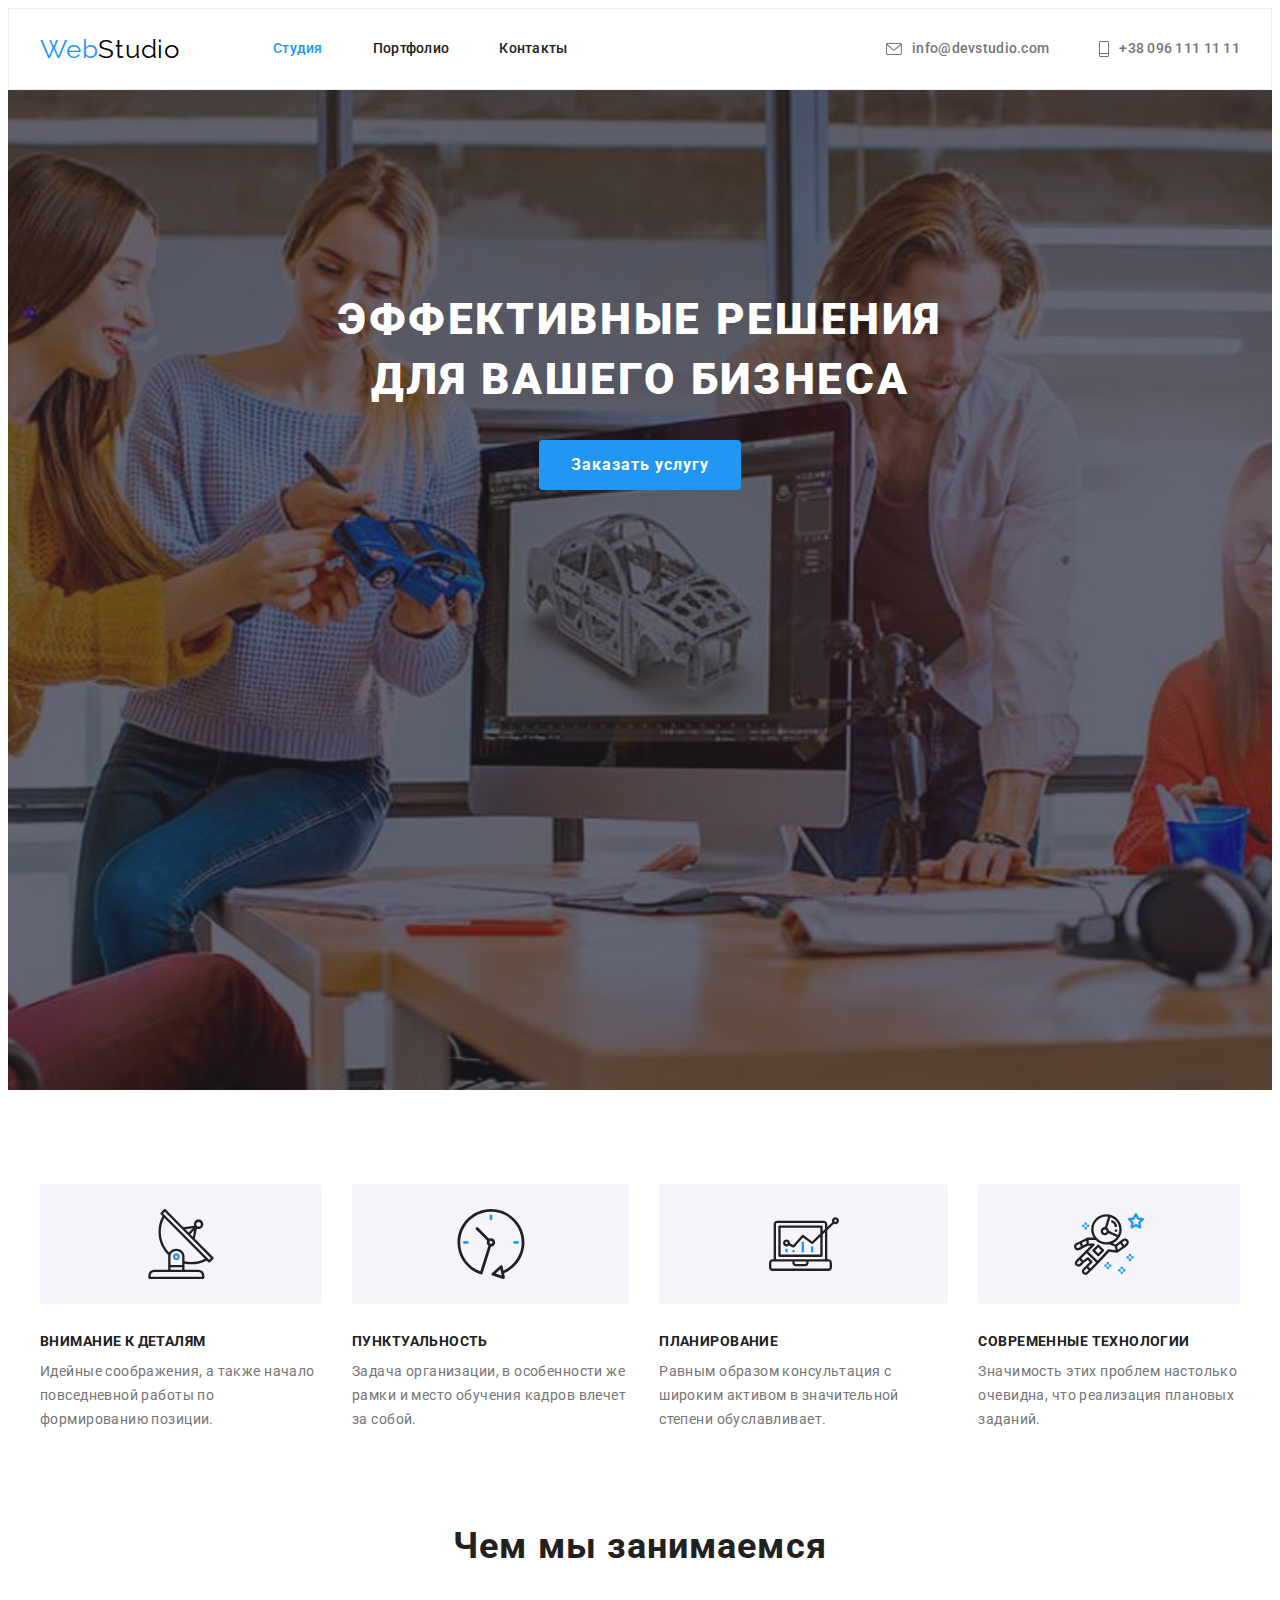
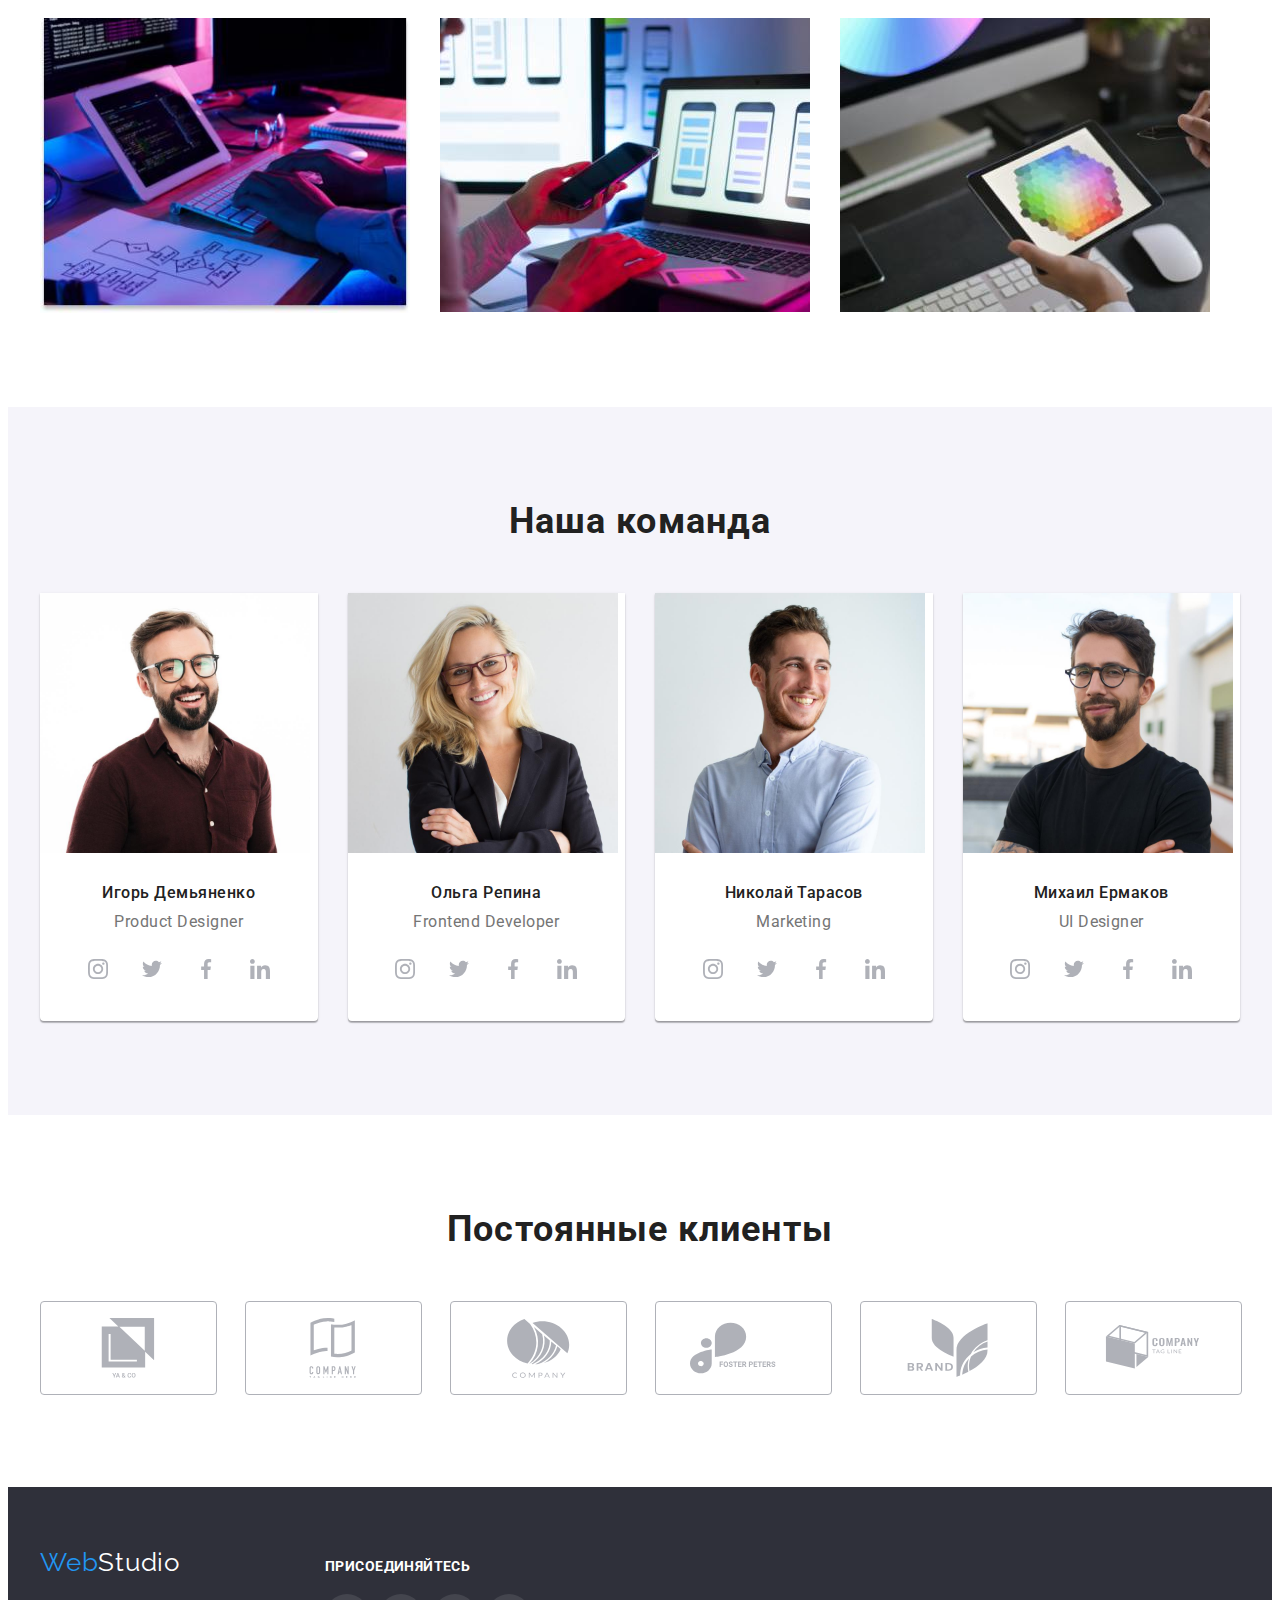
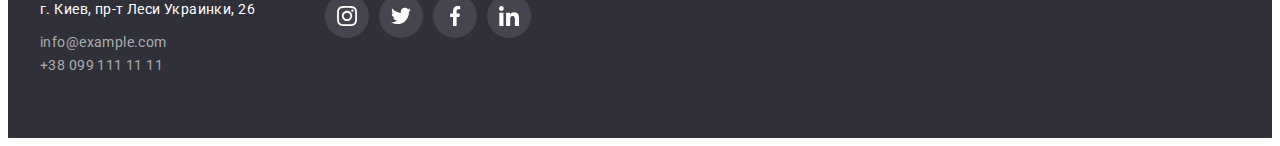
<file: index.html>
<!DOCTYPE html>
<html lang="ru">
  <head>
    <meta charset="UTF-8" />
    <meta http-equiv="X-UA-Compatible" content="IE=edge" />
    <meta name="viewport" content="width=device-width, initial-scale=1.0" />
    <title>WebStudio</title>
    <link rel="preconnect" href="https://fonts.googleapis.com" />
    <link rel="preconnect" href="https://fonts.gstatic.com" crossorigin />
    <link
      href="https://fonts.googleapis.com/css2?family=Raleway:wght@700&family=Roboto:wght@400;500;700;900&display=swap"
      rel="stylesheet"
    />
    <link
      rel="stylesheet"
      href="https://cdnjs.cloudflare.com/ajax/libs/modern-normalize/1.1.0/modern-normalize.min.css"
      integrity="sha512-wpPYUAdjBVSE4KJnH1VR1HeZfpl1ub8YT/NKx4PuQ5NmX2tKuGu6U/JRp5y+Y8XG2tV+wKQpNHVUX03MfMFn9Q=="
      crossorigin="anonymous"
      referrerpolicy="no-referrer"
    />
    <link rel="stylesheet" href="./css/styles.css" />
  </head>
  <body class="page">
    <!--Шапка сайта-->
    <header class="page-header">
      <div class="container box-header">
        <nav class="header-nav">
          <a href="./" lang="en" class="logo link header-logo-link"
            >Web<span class="logo-header">Studio</span></a
          >
          <ul class="header-nav-list list">
            <li class="header-nav-item">
              <a href="" class="header-nav-link link current-link">Студия</a>
            </li>
            <li class="header-nav-item">
              <a href="./portfolio.html" class="header-nav-link link"
                >Портфолио</a
              >
            </li>
            <li class="header-nav-item">
              <a href="" class="header-nav-link link">Контакты</a>
            </li>
          </ul>
        </nav>
        <ul class="header-contacts list">
          <li class="item">
            <a
              href="mailto:info@devstudio.com"
              class="header-contacts-mail link"
              ><svg class="icon-contacts" width="16" height="12">
                <use href="./images/sprite.svg#icon-mail"></use>
              </svg>
              info@devstudio.com</a
            >
          </li>
          <li class="item">
            <a href="tel:+380961111111" class="header-contacts-tel link"
              ><svg class="icon-contacts" width="10" height="16">
                <use href="./images/sprite.svg#icon-tel"></use>
              </svg>
              +38 096 111 11 11</a
            >
          </li>
        </ul>
      </div>
    </header>
    <main>
      <!--Блок-герой-->
      <section class="hero overlay">
        <div class="container">
          <h1 class="hero-title">Эффективные решения для вашего бизнеса</h1>
          <button type="button" class="hero-btn">Заказать услугу</button>
        </div>
      </section>
      <!--Преимущества-->
      <section class="benefits section">
        <div class="container">
          <h2 class="benefits-title">Наши преимущества</h2>
          <ul class="benefits-list list">
            <li class="benefits-item">
              <div class="benefit-icon-box">
                <svg class="benefit-icon">
                  <use href="./images/sprite.svg#icon-antenna"></use>
                </svg>
              </div>
              <h3 class="benefits-topic">Внимание к деталям</h3>
              <p class="benefits-text">
                Идейные соображения, а также начало повседневной работы по
                формированию позиции.
              </p>
            </li>
            <li class="benefits-item">
              <div class="benefit-icon-box">
                <svg class="benefit-icon">
                  <use href="./images/sprite.svg#icon-clock"></use>
                </svg>
              </div>
              <h3 class="benefits-topic">Пунктуальность</h3>
              <p class="benefits-text">
                Задача организации, в особенности же рамки и место обучения
                кадров влечет за собой.
              </p>
            </li>
            <li class="benefits-item">
              <div class="benefit-icon-box">
                <svg class="benefit-icon">
                  <use href="./images/sprite.svg#icon-diagram"></use>
                </svg>
              </div>
              <h3 class="benefits-topic">Планирование</h3>
              <p class="benefits-text">
                Равным образом консультация с широким активом в значительной
                степени обуславливает.
              </p>
            </li>
            <li class="benefits-item">
              <div class="benefit-icon-box">
                <svg class="benefit-icon">
                  <use href="./images/sprite.svg#icon-astronaut"></use>
                </svg>
              </div>
              <h3 class="benefits-topic">Современные технологии</h3>
              <p class="benefits-text">
                Значимость этих проблем настолько очевидна, что реализация
                плановых заданий.
              </p>
            </li>
          </ul>
        </div>
      </section>
      <!--Чем занимаемся-->
      <section class="work section">
        <div class="container">
          <h2 class="work-title">Чем мы занимаемся</h2>
          <ul class="list work-list">
            <li class="work-item">
              <img
                src="./images/image1.jpg"
                alt="Программирование"
                width="370"
                height="294"
              />
            </li>
            <li>
              <img
                src="./images/imge2.jpg"
                alt="Разработка мобильных приложений"
                width="370"
                height="294"
              />
            </li>
            <li>
              <img
                src="./images/imge3.jpg"
                alt="Веб-дизайн"
                width="370"
                height="294"
              />
            </li>
          </ul>
        </div>
      </section>
      <!--Наша команда-->
      <section class="team section">
        <div class="container">
          <h2 class="team-title">Наша команда</h2>
          <ul class="list team-list">
            <li class="team-item">
              <img
                class="team-photo"
                src="./images/Photo1.jpg"
                alt="Фото Игорь Демьянненко"
                width="270"
                height="260"
              />
              <div class="team-description">
                <h3 class="team-member">Игорь Демьяненко</h3>
                <p lang="en" class="team-position">Product Designer</p>
                <ul class="list soc-net-list">
                  <li class="soc-net-item">
                    <a href="" class="soc-net-link link">
                      <svg class="team-icon" width="20" height="20">
                        <use href="./images/sprite.svg#icon-instagram"></use>
                      </svg>
                    </a>
                  </li>
                  <li class="soc-net-item">
                    <a href="" class="soc-net-link link"
                      ><svg class="team-icon" width="20" height="20">
                        <use href="./images/sprite.svg#icon-twitter"></use>
                      </svg>
                    </a>
                  </li>
                  <li class="soc-net-item">
                    <a href="" class="soc-net-link link"
                      ><svg class="team-icon" width="20" height="20">
                        <use href="./images/sprite.svg#icon-facebook"></use>
                      </svg>
                    </a>
                  </li>
                  <li class="soc-net-item">
                    <a href="" class="soc-net-link link"
                      ><svg class="team-icon" width="20" height="20">
                        <use href="./images/sprite.svg#icon-linkedin"></use>
                      </svg>
                    </a>
                  </li>
                </ul>
              </div>
            </li>
            <li class="team-item">
              <img
                class="team-photo"
                src="./images/Photo2.jpg"
                alt="Фото Ольга Репина"
                width="270"
                height="260"
              />
              <div class="team-description">
                <h3 class="team-member">Ольга Репина</h3>
                <p lang="en" class="team-position">Frontend Developer</p>
                <ul class="list soc-net-list">
                  <li class="soc-net-item">
                    <a href="" class="soc-net-link link"
                      ><svg class="team-icon" width="20" height="20">
                        <use href="./images/sprite.svg#icon-instagram"></use>
                      </svg>
                    </a>
                  </li>
                  <li class="soc-net-item">
                    <a href="" class="soc-net-link link"
                      ><svg class="team-icon" width="20" height="20">
                        <use href="./images/sprite.svg#icon-twitter"></use>
                      </svg>
                    </a>
                  </li>
                  <li class="soc-net-item">
                    <a href="" class="soc-net-link link"
                      ><svg class="team-icon" width="20" height="20">
                        <use href="./images/sprite.svg#icon-facebook"></use>
                      </svg>
                    </a>
                  </li>
                  <li class="soc-net-item">
                    <a href="" class="soc-net-link link"
                      ><svg class="team-icon" width="20" height="20">
                        <use href="./images/sprite.svg#icon-linkedin"></use>
                      </svg>
                    </a>
                  </li>
                </ul>
              </div>
            </li>
            <li class="team-item">
              <img
                class="team-photo"
                src="./images/Photo3.jpg"
                alt="Фото Николай Тарасов"
                width="270"
                height="260"
              />
              <div class="team-description">
                <h3 class="team-member">Николай Тарасов</h3>
                <p lang="en" class="team-position">Marketing</p>
                <ul class="list soc-net-list">
                  <li class="soc-net-item">
                    <a href="" class="soc-net-link link"
                      ><svg class="team-icon" width="20" height="20">
                        <use href="./images/sprite.svg#icon-instagram"></use>
                      </svg>
                    </a>
                  </li>
                  <li class="soc-net-item">
                    <a href="" class="soc-net-link link"
                      ><svg class="team-icon" width="20" height="20">
                        <use href="./images/sprite.svg#icon-twitter"></use>
                      </svg>
                    </a>
                  </li>
                  <li class="soc-net-item">
                    <a href="" class="soc-net-link link"
                      ><svg class="team-icon" width="20" height="20">
                        <use href="./images/sprite.svg#icon-facebook"></use>
                      </svg>
                    </a>
                  </li>
                  <li class="soc-net-item">
                    <a href="" class="soc-net-link link"
                      ><svg class="team-icon" width="20" height="20">
                        <use href="./images/sprite.svg#icon-linkedin"></use>
                      </svg>
                    </a>
                  </li>
                </ul>
              </div>
            </li>
            <li class="team-item">
              <img
                class="team-photo"
                src="./images/Photo4.jpg"
                alt="Фото Михаил Ермаков"
                width="270"
                height="260"
              />
              <div class="team-description">
                <h3 class="team-member">Михаил Ермаков</h3>
                <p lang="en" class="team-position">UI Designer</p>
                <ul class="list soc-net-list">
                  <li class="soc-net-item">
                    <a href="" class="soc-net-link link"
                      ><svg class="team-icon" width="20" height="20">
                        <use href="./images/sprite.svg#icon-instagram"></use>
                      </svg>
                    </a>
                  </li>
                  <li class="soc-net-item">
                    <a href="" class="soc-net-link link"
                      ><svg class="team-icon" width="20" height="20">
                        <use href="./images/sprite.svg#icon-twitter"></use>
                      </svg>
                    </a>
                  </li>
                  <li class="soc-net-item">
                    <a href="" class="soc-net-link link"
                      ><svg class="team-icon" width="20" height="20">
                        <use href="./images/sprite.svg#icon-facebook"></use>
                      </svg>
                    </a>
                  </li>
                  <li class="soc-net-item">
                    <a href="" class="soc-net-link link"
                      ><svg class="team-icon" width="20" height="20">
                        <use href="./images/sprite.svg#icon-linkedin"></use>
                      </svg>
                    </a>
                  </li>
                </ul>
              </div>
            </li>
          </ul>
        </div>
      </section>
      <section class="clients section">
        <div class="container">
          <h2 class="clients-title">Постоянные клиенты</h2>
          <ul class="clients-list list">
            <li class="clients-item">
              <a href="" class="clients-link link"
                ><svg class="icon-company">
                  <use href="./images/sprite.svg#icon-company1"></use>
                </svg>
              </a>
            </li>
            <li class="clients-item">
              <a href="" class="clients-link link"
                ><svg class="icon-company">
                  <use href="./images/sprite.svg#icon-company2"></use>
                </svg>
              </a>
            </li>
            <li class="clients-item">
              <a href="" class="clients-link link"
                ><svg class="icon-company">
                  <use href="./images/sprite.svg#icon-company3"></use>
                </svg>
              </a>
            </li>
            <li class="clients-item">
              <a href="" class="clients-link link"
                ><svg class="icon-company">
                  <use href="./images/sprite.svg#icon-company4"></use>
                </svg>
              </a>
            </li>
            <li class="clients-item">
              <a href="" class="clients-link link"
                ><svg class="icon-company">
                  <use href="./images/sprite.svg#icon-company5"></use>
                </svg>
              </a>
            </li>
            <li class="clients-item">
              <a href="" class="clients-link link"
                ><svg class="icon-company">
                  <use href="./images/sprite.svg#icon-company6"></use>
                </svg>
              </a>
            </li>
          </ul>
        </div>
      </section>
    </main>
    <!--Футер-->
    <footer class="footer">
      <div class="container footer-box">
        <div class="footer-contacts-box">
          <div class="logo-footer-link">
            <a href="./" lang="en" class="logo link"
              >Web<span class="logo-footer">Studio</span></a
            >
          </div>
          <address class="footer-contacts">
            <p class="footer-text">г. Киев, пр-т Леси Украинки, 26</p>
            <ul class="footer-contacts-list list">
              <li class="footer-contacts-item">
                <a
                  href="mailto:info@example.com"
                  class="footer-contacts-mail link"
                  >info@example.com</a
                >
              </li>
              <li class="footer-contacts-item">
                <a href="tel:+380991111111" class="footer-contacts-tel link"
                  >+38 099 111 11 11</a
                >
              </li>
            </ul>
          </address>
        </div>
        <div class="join-box">
          <p class="join-text">Присоединяйтесь</p>
          <ul class="list join-list">
            <li class="join-item">
              <a href="" class="join-link link"
                ><svg class="join-icon" width="20" height="20">
                  <use href="./images/sprite.svg#icon-instagram"></use>
                </svg>
              </a>
            </li>
            <li class="join-item">
              <a href="" class="join-link link"
                ><svg class="join-icon" width="20" height="20">
                  <use href="./images/sprite.svg#icon-twitter"></use>
                </svg>
              </a>
            </li>
            <li class="join-item">
              <a href="" class="join-link link"
                ><svg class="join-icon" width="20" height="20">
                  <use href="./images/sprite.svg#icon-facebook"></use>
                </svg>
              </a>
            </li>
            <li class="join-item">
              <a href="" class="join-link link"
                ><svg class="join-icon" width="20" height="20">
                  <use href="./images/sprite.svg#icon-linkedin"></use>
                </svg>
              </a>
            </li>
          </ul>
        </div>
      </div>
    </footer>
  </body>
</html>
</file>
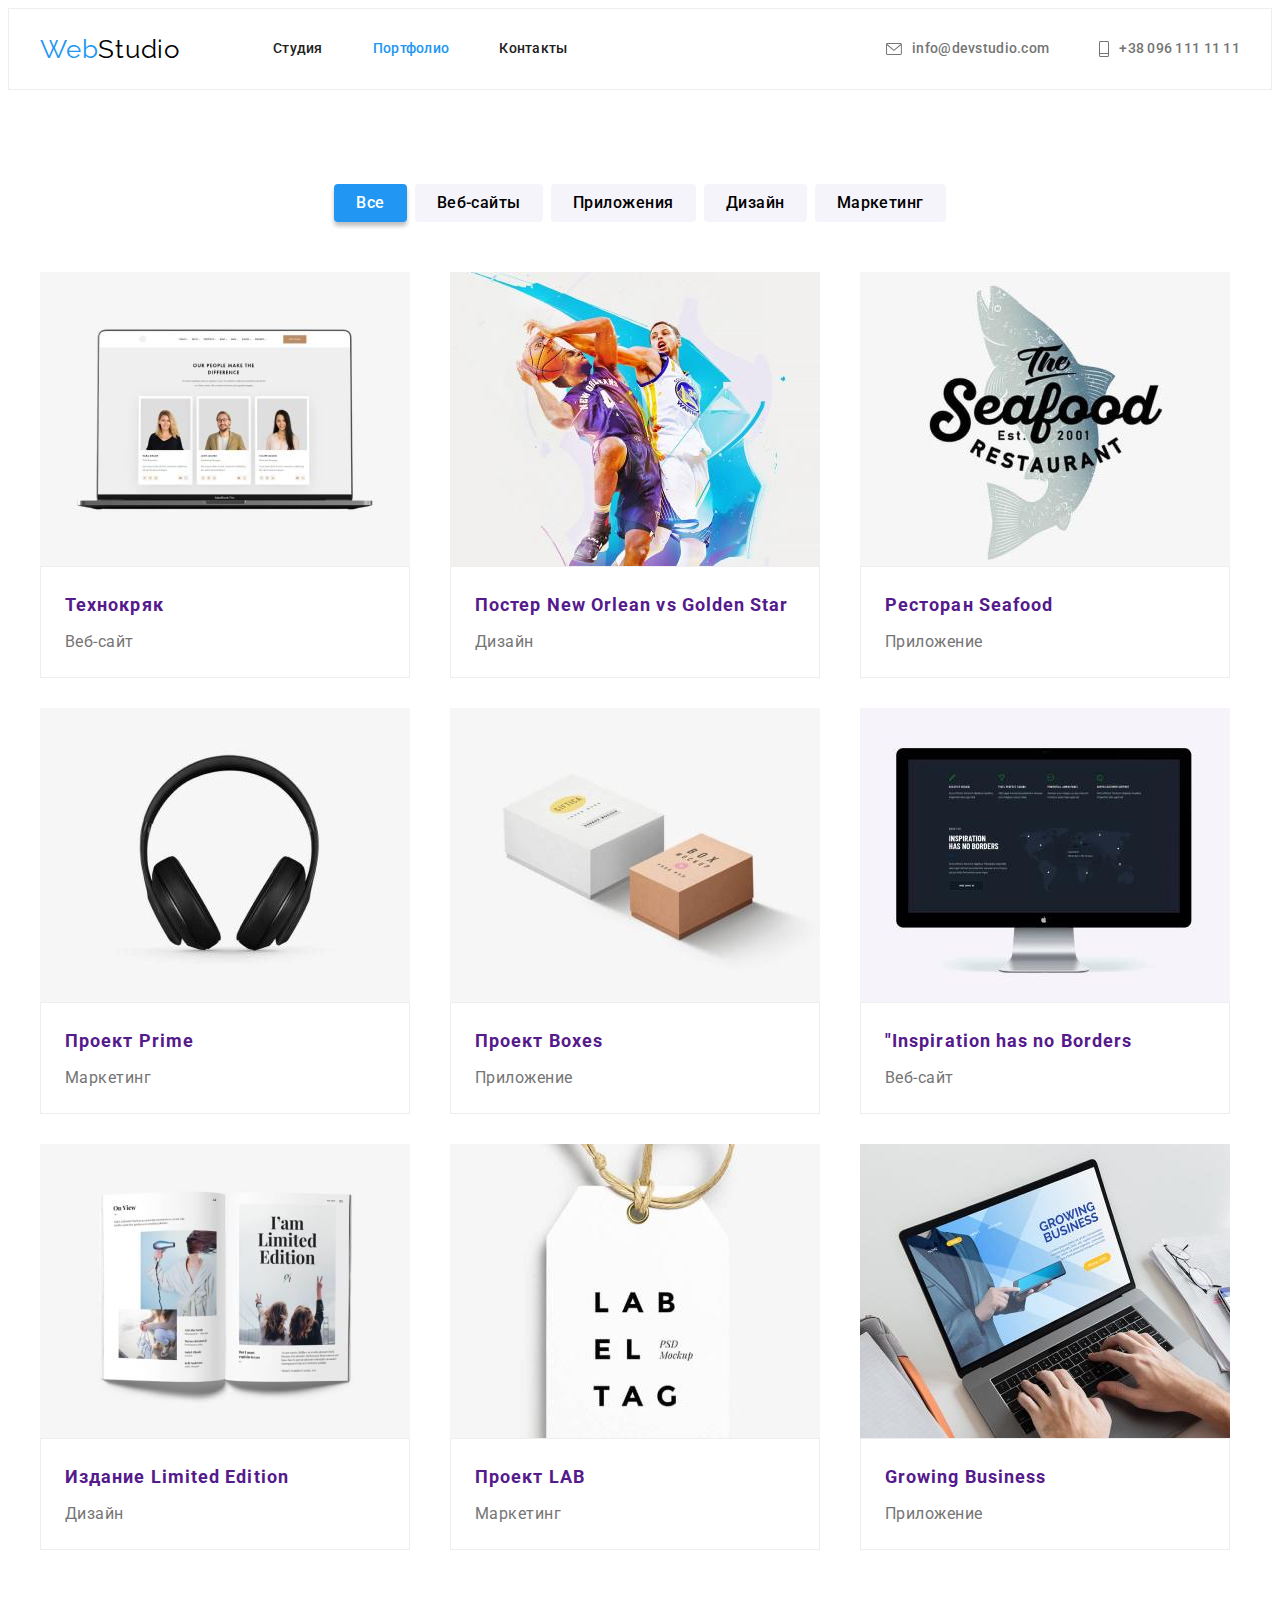
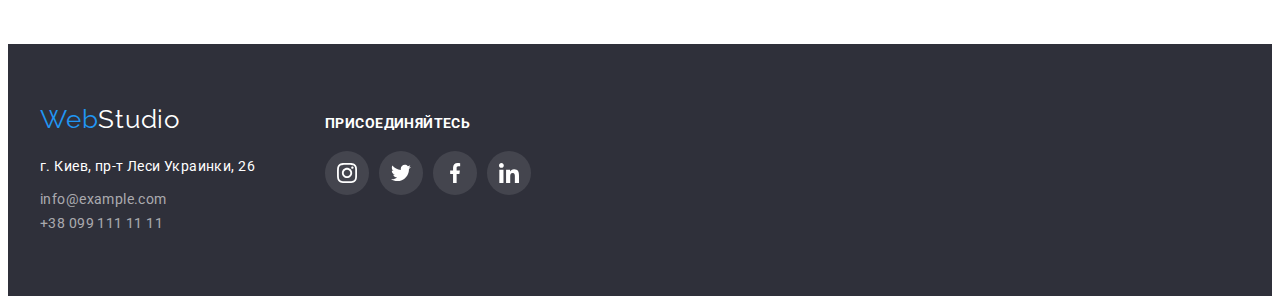
<file: portfolio.html>
<!DOCTYPE html>
<html lang="ru">
  <head>
    <meta charset="UTF-8" />
    <meta http-equiv="X-UA-Compatible" content="IE=edge" />
    <meta name="viewport" content="width=device-width, initial-scale=1.0" />
    <title>WebStudio</title>
    <link rel="preconnect" href="https://fonts.googleapis.com" />
    <link rel="preconnect" href="https://fonts.gstatic.com" crossorigin />
    <link
      href="https://fonts.googleapis.com/css2?family=Raleway:wght@700&family=Roboto:wght@400;500;700;900&display=swap"
      rel="stylesheet"
    />
    <link
      rel="stylesheet"
      href="https://cdnjs.cloudflare.com/ajax/libs/modern-normalize/1.1.0/modern-normalize.min.css"
      integrity="sha512-wpPYUAdjBVSE4KJnH1VR1HeZfpl1ub8YT/NKx4PuQ5NmX2tKuGu6U/JRp5y+Y8XG2tV+wKQpNHVUX03MfMFn9Q=="
      crossorigin="anonymous"
      referrerpolicy="no-referrer"
    />
    <link rel="stylesheet" href="./css/styles.css" />
  </head>
  <body class="page">
    <!--Шапка сайта-->
    <header class="page-header">
      <div class="container box-header">
        <nav class="header-nav">
          <a href="./" lang="en" class="logo link header-logo-link"
            >Web<span class="logo-header">Studio</span></a
          >
          <ul class="header-nav-list list">
            <li class="header-nav-item">
              <a href="./index.html" class="header-nav-link link">Студия</a>
            </li>
            <li class="header-nav-item">
              <a href="" class="header-nav-link link current-link">Портфолио</a>
            </li>
            <li class="header-nav-item">
              <a href="" class="header-nav-link link">Контакты</a>
            </li>
          </ul>
        </nav>
        <ul class="header-contacts list">
          <li class="item">
            <a
              href="mailto:info@devstudio.com"
              class="header-contacts-mail link"
              ><svg class="icon-contacts" width="16" height="12">
                <use href="./images/sprite.svg#icon-mail"></use>
              </svg>
              info@devstudio.com</a
            >
          </li>
          <li class="item">
            <a href="tel:+380961111111" class="header-contacts-tel link"
              ><svg class="icon-contacts" width="10" height="16">
                <use href="./images/sprite.svg#icon-tel"></use>
              </svg>
              +38 096 111 11 11</a
            >
          </li>
        </ul>
      </div>
    </header>
    <main>
      <section class="section">
        <div class="container">
          <h1 class="portfolio-title">Портфолио</h1>
          <ul class="portfolio-btn-list list">
            <li class="portfolio-btn-item">
              <button type="button" class="portfolio-btn current-portfolio-btn">
                Все
              </button>
            </li>
            <li class="portfolio-btn-item">
              <button type="button" class="portfolio-btn">Веб-сайты</button>
            </li>
            <li class="portfolio-btn-item">
              <button type="button" class="portfolio-btn">Приложения</button>
            </li>
            <li class="portfolio-btn-item">
              <button type="button" class="portfolio-btn">Дизайн</button>
            </li>
            <li class="portfolio-btn-item">
              <button type="button" class="portfolio-btn">Маркетинг</button>
            </li>
          </ul>
          <ul class="example-list list">
            <li class="example-item">
              <a href="" class="example-link link">
                <img
                  src="./images/technokrak.jpg"
                  class="portfolio-img"
                  alt="Ноутбук"
                  width="370"
                  height="294"
                />
                <div class="example-description">
                  <h2 class="example-title">Технокряк</h2>
                  <p class="example-text">Веб-сайт</p>
                </div>
              </a>
            </li>
            <li class="example-item">
              <a href="" class="example-link link">
                <img
                  src="./images/New-Orlean.jpg"
                  class="portfolio-img"
                  alt="Постер New Orlean vs Golden Star"
                  width="370"
                  height="294"
                />
                <div class="example-description">
                  <h2 class="example-title">
                    Постер <span lang="en">New Orlean vs Golden Star</span>
                  </h2>
                  <p class="example-text">Дизайн</p>
                </div>
              </a>
            </li>
            <li class="example-item">
              <a href="" class="example-link link">
                <img
                  src="./images/seafood.jpg"
                  class="portfolio-img"
                  alt="Логотип ресторана Seafood"
                  width="370"
                  height="294"
                />
                <div class="example-description">
                  <h2 class="example-title">
                    Ресторан <span lang="en">Seafood</span>
                  </h2>
                  <p class="example-text">Приложение</p>
                </div>
              </a>
            </li>
            <li class="example-item">
              <a href="" class="example-link link">
                <img
                  src="./images/prime.jpg"
                  class="portfolio-img"
                  alt="Гарнитура"
                  width="370"
                  height="294"
                />
                <div class="example-description">
                  <h2 class="example-title">
                    Проект <span lang="en">Prime</span>
                  </h2>
                  <p class="example-text">Маркетинг</p>
                </div>
              </a>
            </li>
            <li class="example-item">
              <a href="" class="example-link link">
                <img
                  src="./images/boxes.jpg"
                  class="portfolio-img"
                  alt="Изображение двух коробок"
                  width="370"
                  height="294"
                />
                <div class="example-description">
                  <h2 class="example-title">
                    Проект <span lang="en">Boxes</span>
                  </h2>
                  <p class="example-text">Приложение</p>
                </div>
              </a>
            </li>
            <li class="example-item">
              <a href="" class="example-link link">
                <img
                  src="./images/inspiration.jpg"
                  class="portfolio-img"
                  alt="Монитор"
                  width="370"
                  height="294"
                />
                <div class="example-description">
                  <h2 lang="en" class="example-title">
                    "Inspiration has no Borders
                  </h2>
                  <p class="example-text">Веб-сайт</p>
                </div>
              </a>
            </li>
            <li class="example-item">
              <a href="" class="example-link link">
                <img
                  src="./images/limited-edition.jpg"
                  class="portfolio-img"
                  alt="Журнал Limited Edition"
                  width="370"
                  height="294"
                />
                <div class="example-description">
                  <h2 class="example-title">
                    Издание <span lang="en">Limited Edition</span>
                  </h2>
                  <p class="example-text">Дизайн</p>
                </div>
              </a>
            </li>
            <li class="example-item">
              <a href="" class="example-link link">
                <img
                  src="./images/lab.jpg"
                  class="portfolio-img"
                  alt="Бирка LAB"
                  width="370"
                  height="294"
                />
                <div class="example-description">
                  <h2 class="example-title">
                    Проект <span lang="EN">LAB</span>
                  </h2>
                  <p class="example-text">Маркетинг</p>
                </div>
              </a>
            </li>
            <li class="example-item">
              <a href="" class="example-link link">
                <img
                  src="./images/growing-business.jpg"
                  class="portfolio-img"
                  alt="Работа за ноутбуком"
                  width="370"
                  height="294"
                />
                <div class="example-description">
                  <h2 lang="en" class="example-title">Growing Business</h2>
                  <p class="example-text">Приложение</p>
                </div>
              </a>
            </li>
          </ul>
        </div>
      </section>
    </main>
    <!--Футер-->
    <footer class="footer">
      <div class="container footer-box">
        <div class="footer-contacts-box">
          <div class="logo-footer-link">
            <a href="./" lang="en" class="logo link"
              >Web<span class="logo-footer">Studio</span></a
            >
          </div>
          <address class="footer-contacts">
            <p class="footer-text">г. Киев, пр-т Леси Украинки, 26</p>
            <ul class="footer-contacts-list list">
              <li class="footer-contacts-item">
                <a
                  href="mailto:info@example.com"
                  class="footer-contacts-mail link"
                  >info@example.com</a
                >
              </li>
              <li class="footer-contacts-item">
                <a href="tel:+380991111111" class="footer-contacts-tel link"
                  >+38 099 111 11 11</a
                >
              </li>
            </ul>
          </address>
        </div>
        <div class="join-box">
          <p class="join-text">Присоединяйтесь</p>
          <ul class="list join-list">
            <li class="join-item">
              <a href="" class="join-link link"
                ><svg class="join-icon" width="20" height="20">
                  <use href="./images/sprite.svg#icon-instagram"></use>
                </svg>
              </a>
            </li>
            <li class="join-item">
              <a href="" class="join-link link"
                ><svg class="join-icon" width="20" height="20">
                  <use href="./images/sprite.svg#icon-twitter"></use>
                </svg>
              </a>
            </li>
            <li class="join-item">
              <a href="" class="join-link link"
                ><svg class="join-icon" width="20" height="20">
                  <use href="./images/sprite.svg#icon-facebook"></use>
                </svg>
              </a>
            </li>
            <li class="join-item">
              <a href="" class="join-link link"
                ><svg class="join-icon" width="20" height="20">
                  <use href="./images/sprite.svg#icon-linkedin"></use>
                </svg>
              </a>
            </li>
          </ul>
        </div>
      </div>
    </footer>
  </body>
</html>
</file>
<file: css/styles.css>
:root {
  --primary-text-color: #212121;
  --secondary-text-color: #757575;
  --minor-text-color: #ffffff;
  --footer-contacts-color: rgba(255, 255, 255, 0.6);
  --accent-color: #2196f3;
  --secondary-accent-color: #188ce8;
  --main-background-color: #ffffff;
  --secondary-background-color: #2f303a;
  --background-btn-color: #f5f4fa;
  --team-background-color: #f5f4fa;
  --logo-header-color: #000000;
  --border-potfolio-color: #eeeeee;
  --border-header-color: #ececec;
  --benefits-icon-bg-color: #F5F4FA;
  --icon-color: #AFB1B8;
  --footer-icon-bc: rgba(255, 255, 255, 0.1);
}
h1,
h2,
h3,
p {
  margin: 0;
}
body {
  font-family: "Roboto", sans-serif;
  color: var(--primary-text-color);
  background-color: var(--main-background-color);
}
img {
  display: block;
  max-width: 100%;
  height: auto;
}
.list {
  padding-left: 0;
  margin: 0;
  list-style: none;
}
.link {
  text-decoration: none;
}
.current-link {
  color: var(--accent-color);
}
.container {
  width: 1200px;
  margin-left: auto;
  margin-right: auto;
  padding-left: 15px;
  padding-right: 15px;
}
.section {
  padding: 94px 0;
}
/* Шапка сайту */
.box-header,
.header-nav,
.header-nav-list {
  display: flex;
  align-items: center;
}

.logo {
  font-family: "Raleway", sans-serif;
  font-style: normal;
  font-size: 26px;
  line-height: 1.19;
  letter-spacing: 0.03em;
  color: var(--accent-color);
}
.logo-header {
  color: var(--logo-header-color);
}
.header-nav-list {
  margin-left: 93px;
}

.header-logo-link {
  padding: 24px 0;
}
.header-nav-link {
  font-weight: 500;
  font-size: 14px;
  line-height: 1.14;
  letter-spacing: 0.02em;
  display: block;
  padding-top: 32px;
  padding-bottom: 32px;
  color: var(--primary-text-color);
}
.header-nav-item {
  margin-right: 50px;
}
.header-nav .header-nav-item:last-child {
  margin-right: 0;
}
.header-nav-link:hover,
.header-nav-link:focus {
  color: var(--accent-color);
}
.current-link {
  color: var(--accent-color);
}
.header-contacts {
  display: flex;
  align-items: center;
  margin-left: auto;
}
.header-contacts .item + .item {
  margin-left: 50px;
}

.header-contacts-mail,
.header-contacts-tel {
  font-weight: 500;
  font-size: 14px;
  line-height: 1.14;
  letter-spacing: 0.02em;
  color: var(--secondary-text-color);
  display: flex;
  align-items: center;
  padding-top: 32px;
  padding-bottom: 32px;
}

.header-contacts-mail:hover,
.header-contacts-mail:focus,
.header-contacts-tel:hover,
.header-contacts-tel:focus {
  color: var(--accent-color);
}
.icon-contacts {
  margin-right: 10px;
  fill: currentColor;
}

.page-header {
  border: 1px solid var(--border-potfolio-color);
}
/* Блок Герой */
.hero {
  max-width: 1600px;
  height: 600px;
  margin-left: auto;
  margin-right: auto;
  background-image: 
  linear-gradient(to right, 
  rgba(47, 48, 58, 0.4), 
  rgba(47, 48, 58, 0.4)),
  url(../images/overlay.jpg);
  background-repeat: no-repeat;
  background-size: cover;
  background-position: center;
}
.hero .container {
  width: 696px;
}
.hero {
  padding-top: 200px;
  padding-bottom: 200px;
}
.hero-title {
  font-size: 44px;
  line-height: 1.36;
  text-align: center;
  letter-spacing: 0.06em;
  text-transform: uppercase;
  color: var(--minor-text-color);
  margin-bottom: 30px;
  font-weight: 900;
}
.hero-btn {
  font-family: inherit;
  font-weight: 700;
  font-size: 16px;
  line-height: 1.88;
  display: flex;
  align-items: center;
  text-align: center;
  letter-spacing: 0.06em;
  color: var(--minor-text-color);
  background-color: var(--accent-color);
  cursor: pointer;
  border-radius: 4px;
  padding: 10px 32px;
  min-width: 200px;
  border: transparent;
  display: block;
  margin: 0 auto;
}
.hero-btn:hover,
.hero-btn:focus {
  background-color: var(--secondary-accent-color);
}

/* Преимущества */
.benefits-title,
.portfolio-title {
  position: absolute;
  white-space: nowrap;
  width: 1px;
  height: 1px;
  overflow: hidden;
  border: 0;
  padding: 0;
  clip: rect(0 0 0 0);
  clip-path: inset(50%);
  margin: -1px;
}
.benefit-icon {
  width: 70px;
  height: 70px;
}
.benefit-icon-box {
  display: flex;
  justify-content: center;
  align-items: center;
  width: 100%;
  height: 120px;
  margin-bottom: 30px;
  background-color: var(--benefits-icon-bg-color);
  border-radius: 4px;
}

.benefits-list {
  display: flex;
}
.benefits-list .benefits-item:not(:last-child) {
  margin-right: 30px;
}
.benefits-item {
  flex-basis: calc((100% -3 * 30px) / 4);
}

.benefits-topic {
  font-weight: 700;
  font-size: 14px;
  line-height: 1.14;
  letter-spacing: 0.03em;
  text-transform: uppercase;
  margin-bottom: 10px;
  color: var(--primary-text-color);
}
.benefits-text {
  font-size: 14px;
  line-height: 1.71;
  letter-spacing: 0.03em;
  color: var(--secondary-text-color);
}
/* Чем занимаемся, Наша команда*/
.work {
  padding-top: 0;
}
.team {
  background-color: var(--team-background-color);
}
.work-list {
  display: flex;
  gap: 30px;
}

.work-title,
.team-title,
.clients-title {
  font-weight: 700;
  font-size: 36px;
  line-height: 1.16;
  text-align: center;
  letter-spacing: 0.03em;
  margin-bottom: 50px;
}

.team-list {
  display: flex;
  gap: 30px;
}

.team-item {
  flex-basis: calc((100% - 3 * 30px) / 4);
  background-color: var(--main-background-color);
  box-shadow: 0px 1px 3px rgba(0, 0, 0, 0.12), 0px 1px 1px rgba(0, 0, 0, 0.14),
    0px 2px 1px rgba(0, 0, 0, 0.2);
  border-radius: 0px 0px 4px 4px;
}
.team-member {
  font-weight: 500;
  font-size: 16px;
  line-height: 1.19;
  text-align: center;
  letter-spacing: 0.03em;
  margin-bottom: 10px;
}
.team-description {
padding: 30px; 0
}

.team-position {
  font-size: 16px;
  line-height: 1.19;
  text-align: center;
  letter-spacing: 0.03em;
  color: var(--secondary-text-color);
  margin-bottom: 16px;
}
.soc-net-list {
  display: flex;
  justify-content: center;
  gap: 10px;
}
.soc-net-link {
  display: flex;
  justify-content: center;
  align-items: center;
  width: 44px;
  height: 44px;
  border-radius: 50%;
  outline: transparent;
  color: var(--icon-color);
  background-color: var(--main-background-color);
}

.soc-net-link:hover,
.soc-net-link:focus {
  color: var(--minor-text-color);
  background-color: var(--accent-color); 
}
.team-icon {
  fill: currentColor;
}

.clients-list {
  display: flex;
  gap: 30px;
}
.clients-item {
  flex-basis: calc((100% - 5 * 30px) / 6);
  height: 92px;
}
.clients-link {
  display: flex;
  width: 100%;
  height: 100%;
  outline: transparent;
  justify-content: center;
  align-items: center;
  border: 1px solid var(--icon-color);
  border-radius: 4px;
  color: var(--icon-color);
}
.clients-link:hover,
.clients-link:focus {
  color: var(--accent-color);
  border-color: var(--accent-color); 
}
.icon-company {
  width: 106px;
  height: 60px;
  fill: currentColor;
}

/* Футер */
.footer-box {
display: flex;
align-items: baseline;
}
.logo-footer-link {
  margin-bottom: 20px;
}

.footer {
  padding-top: 60px;
  padding-bottom: 60px;
}
.logo-footer {
  font-family: "Raleway", sans-serif;
  font-size: 26px;
  line-height: 1.19;
  letter-spacing: 0.03em;
  color: var(--minor-text-color);
}
.footer-text {
  font-style: normal;
  font-size: 14px;
  line-height: 1.71;
  letter-spacing: 0.03em;
  color: var(--minor-text-color);
  margin-bottom: 9px;
}
.footer-contacts-mail {
  margin-bottom: 9px;
}
.footer-contacts-mail,
.footer-contacts-tel {
  font-style: normal;
  font-weight: 400;
  font-size: 14px;
  line-height: 1.71;
  letter-spacing: 0.03em;
  color: var(--footer-contacts-color);
}
.footer-contacts-mail:hover,
.footer-contacts-tel:hover,
.footer-contacts-mail:focus,
.footer-contacts-tel:focus {
  color: var(--accent-color);
}
/* Фон для Героя и Футера */
.hero,
.footer {
  background-color: var(--secondary-background-color);
}
.join-box {
  margin-left: 70px;
}
.join-text{
  font-weight: 700;
  font-size: 14px;
  line-height: 16px;
  letter-spacing: 0.03em;
  text-transform: uppercase;
  color: var(--minor-text-color);
  margin-bottom: 20px;
}
.join-list {
  display: flex;
  justify-content: center;
  gap: 10px;
}
.join-link {
  display: flex;
  justify-content: center;
  align-items: center;
  width: 44px;
  height: 44px;
  border-radius: 50%;
  outline: transparent;
  color: var(--minor-text-color);
  background-color: var(--footer-icon-bc);
}

.join-link:hover,
.join-link:focus {
  background-color: var(--accent-color); 
}
.join-icon {
  fill: currentColor;
}
/* ---------------ПОРТФОЛИО -----------------*/
.portfolio-btn-list {
  margin-bottom: 50px;
}
.portfolio-btn {
  font-family: inherit;
  font-weight: 500;
  font-size: 16px;
  line-height: 1.63;
  text-align: center;
  letter-spacing: 0.03em;
  background-color: var(--background-btn-color);
  cursor: pointer;
  border-radius: 4px;
  padding: 6px 22px;
  display: inline-block;
  text-align: center;
  border: transparent;
}
.portfolio-btn:hover,
.portfolio-btn:focus,
.current-portfolio-btn {
  color: var(--minor-text-color);
  background-color: var(--accent-color);
  box-shadow: 0px 4px 4px rgba(0, 0, 0, 0.25);
}

.portfolio-btn-list {
  display: flex;
  justify-content: center;
}

.portfolio-btn-list .portfolio-btn-item:not(:last-child) {
  margin-right: 8px;
}

.example-list {
  display: flex;
  flex-wrap: wrap;
}

.example-item {
  flex-basis: calc((100% - 2 * 30px) / 3);
  margin-right: 30px;
  margin-bottom: 30px;
  
}
.example-item:nth-child(3n) {
  margin-right: 0;
}
.example-item:nth-last-child(-n + 3) {
  margin-bottom: 0;
}

.example-title {
  font-weight: 700;
  font-size: 18px;
  line-height: 2;
  letter-spacing: 0.06em;
  margin-bottom: 4px;
}
.example-description {
  padding: 20px 24px;
  border: 1px solid var(--border-potfolio-color);
}

.example-text {
  font-size: 16px;
  line-height: 1.88;
  letter-spacing: 0.03em;
  color: var(--secondary-text-color); 
}
.example-link {
  display: inline-block;
}
.example-link:hover,
.example-link:focus {
  box-shadow: 0px 4px 4px rgba(0, 0, 0, 0.25);
}
</file>
